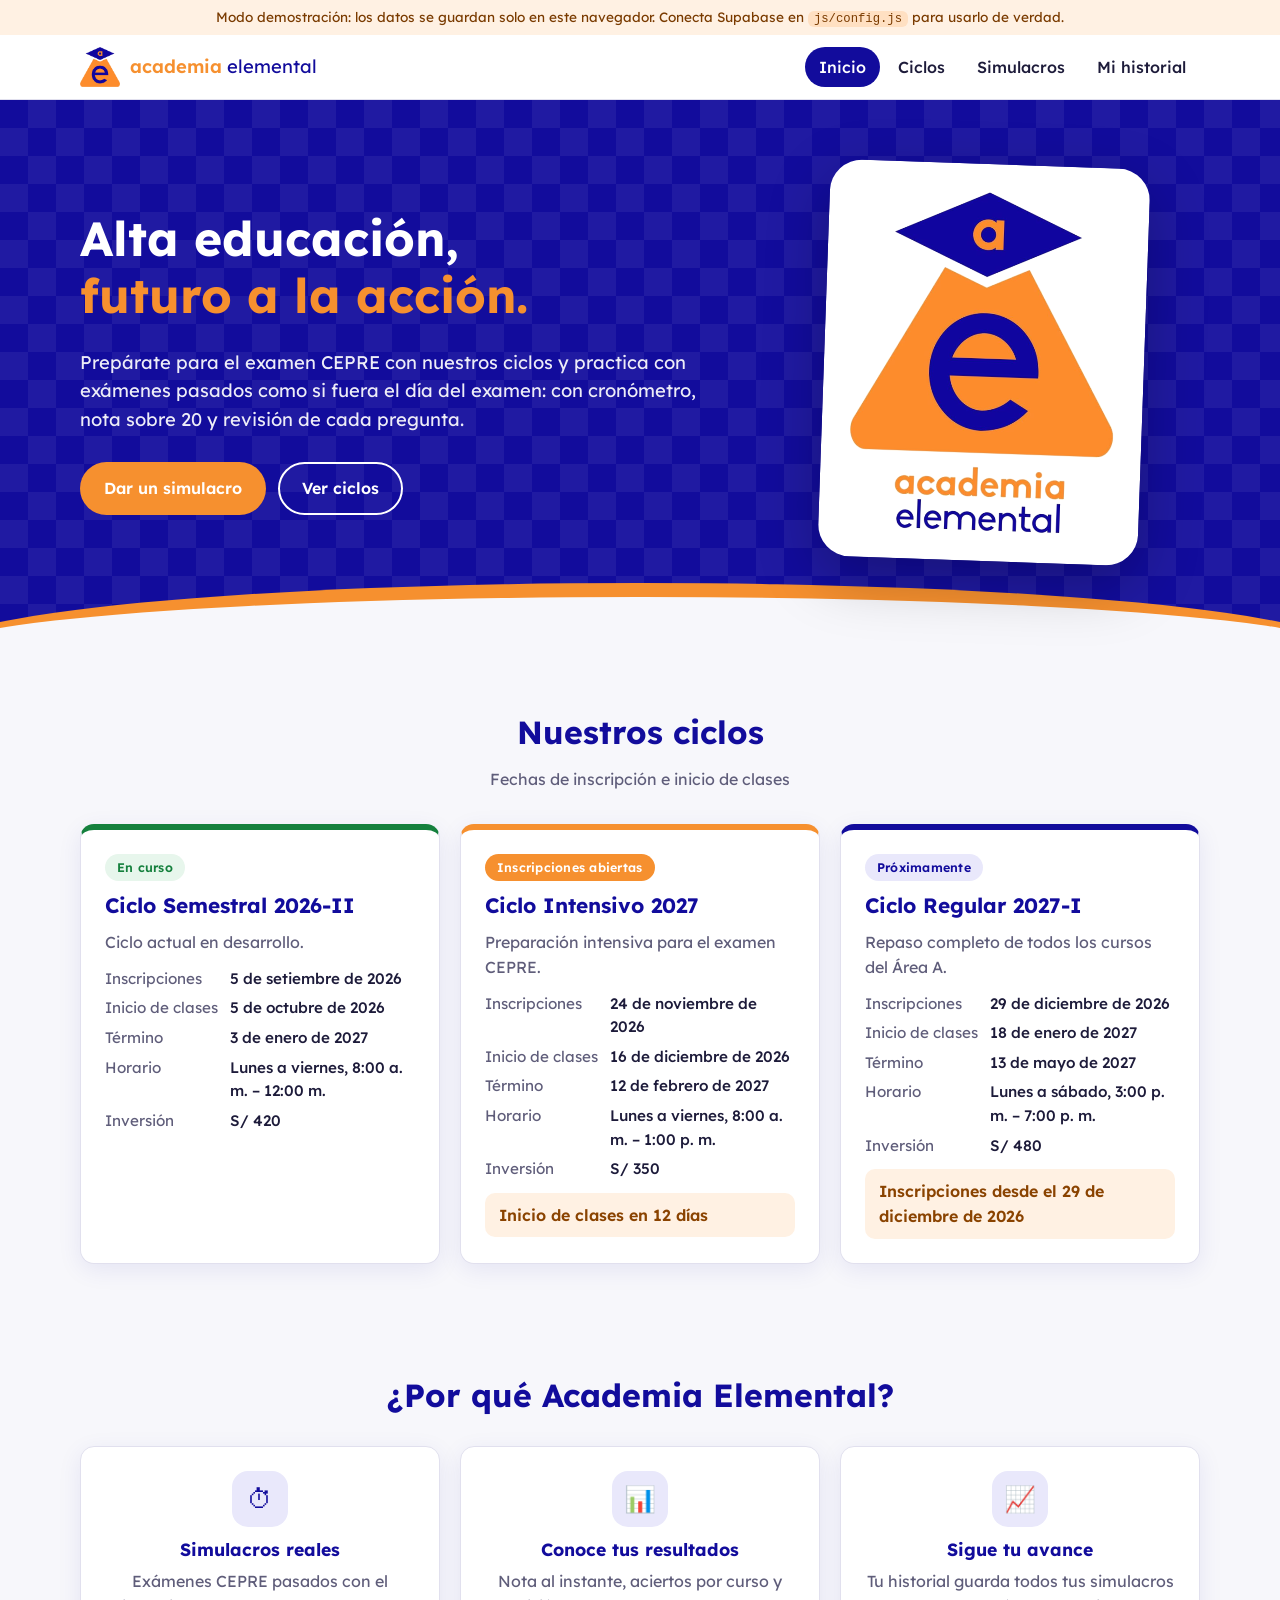
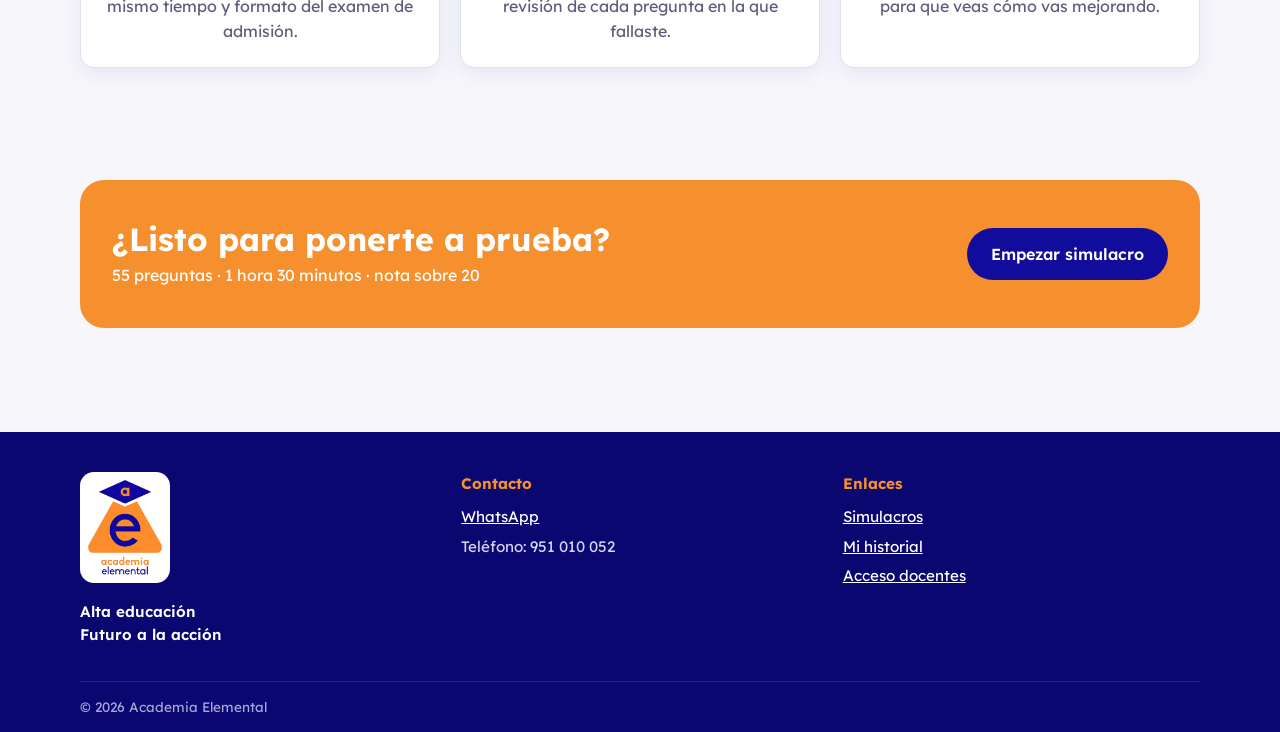
<file: index.html>
<!DOCTYPE html>
<html lang="es">
<head>
  <meta charset="UTF-8">
  <meta name="viewport" content="width=device-width, initial-scale=1.0">
  <title>Academia Elemental · Preparación CEPRE</title>
  <meta name="description" content="Academia Elemental: ciclos de preparación preuniversitaria y simulacros de examen CEPRE con nota y cronómetro.">
  <link rel="icon" href="img/favicon.png">
  <link rel="preconnect" href="https://fonts.googleapis.com">
  <link rel="preconnect" href="https://fonts.gstatic.com" crossorigin>
  <link href="https://fonts.googleapis.com/css2?family=Lexend:wght@400;500;600;700&display=swap" rel="stylesheet">
  <link rel="stylesheet" href="css/estilos.css">
</head>
<body>
  <main>
    <!-- PORTADA -->
    <section class="portada">
      <div class="contenedor portada-in">
        <div>
          <h1>Alta educación,<br><span>futuro a la acción.</span></h1>
          <p>Prepárate para el examen CEPRE con nuestros ciclos y practica con exámenes
             pasados como si fuera el día del examen: con cronómetro, nota sobre 20 y revisión de cada pregunta.</p>
          <div class="acciones">
            <a class="btn" href="simulacros.html">Dar un simulacro</a>
            <a class="btn btn-borde" href="#ciclos">Ver ciclos</a>
          </div>
        </div>
        <img class="portada-logo" src="img/logo.png" alt="Logo de Academia Elemental" width="520" height="671">
      </div>
    </section>

    <!-- CICLOS (se llenan desde la base de datos con js/inicio.js) -->
    <section class="seccion" id="ciclos">
      <div class="contenedor">
        <div class="seccion-titulo">
          <h2>Nuestros ciclos</h2>
          <p>Fechas de inscripción e inicio de clases</p>
        </div>
        <div class="rejilla" id="lista-ciclos">
          <p class="cargando">Cargando ciclos…</p>
        </div>
      </div>
    </section>

    <!-- POR QUÉ ELEGIRNOS -->
    <section class="seccion">
      <div class="contenedor">
        <div class="seccion-titulo"><h2>¿Por qué Academia Elemental?</h2></div>
        <div class="rejilla">
          <div class="tarjeta beneficio">
            <div class="icono">⏱</div>
            <h3>Simulacros reales</h3>
            <p>Exámenes CEPRE pasados con el mismo tiempo y formato del examen de admisión.</p>
          </div>
          <div class="tarjeta beneficio">
            <div class="icono">📊</div>
            <h3>Conoce tus resultados</h3>
            <p>Nota al instante, aciertos por curso y revisión de cada pregunta en la que fallaste.</p>
          </div>
          <div class="tarjeta beneficio">
            <div class="icono">📈</div>
            <h3>Sigue tu avance</h3>
            <p>Tu historial guarda todos tus simulacros para que veas cómo vas mejorando.</p>
          </div>
        </div>
      </div>
    </section>

    <section class="seccion">
      <div class="contenedor">
        <div class="banda">
          <div>
            <h2>¿Listo para ponerte a prueba?</h2>
            <p>55 preguntas · 1 hora 30 minutos · nota sobre 20</p>
          </div>
          <a class="btn btn-azul" href="simulacros.html">Empezar simulacro</a>
        </div>
      </div>
    </section>
  </main>

  <script type="module" src="js/inicio.js"></script>
</body>
</html>
</file>
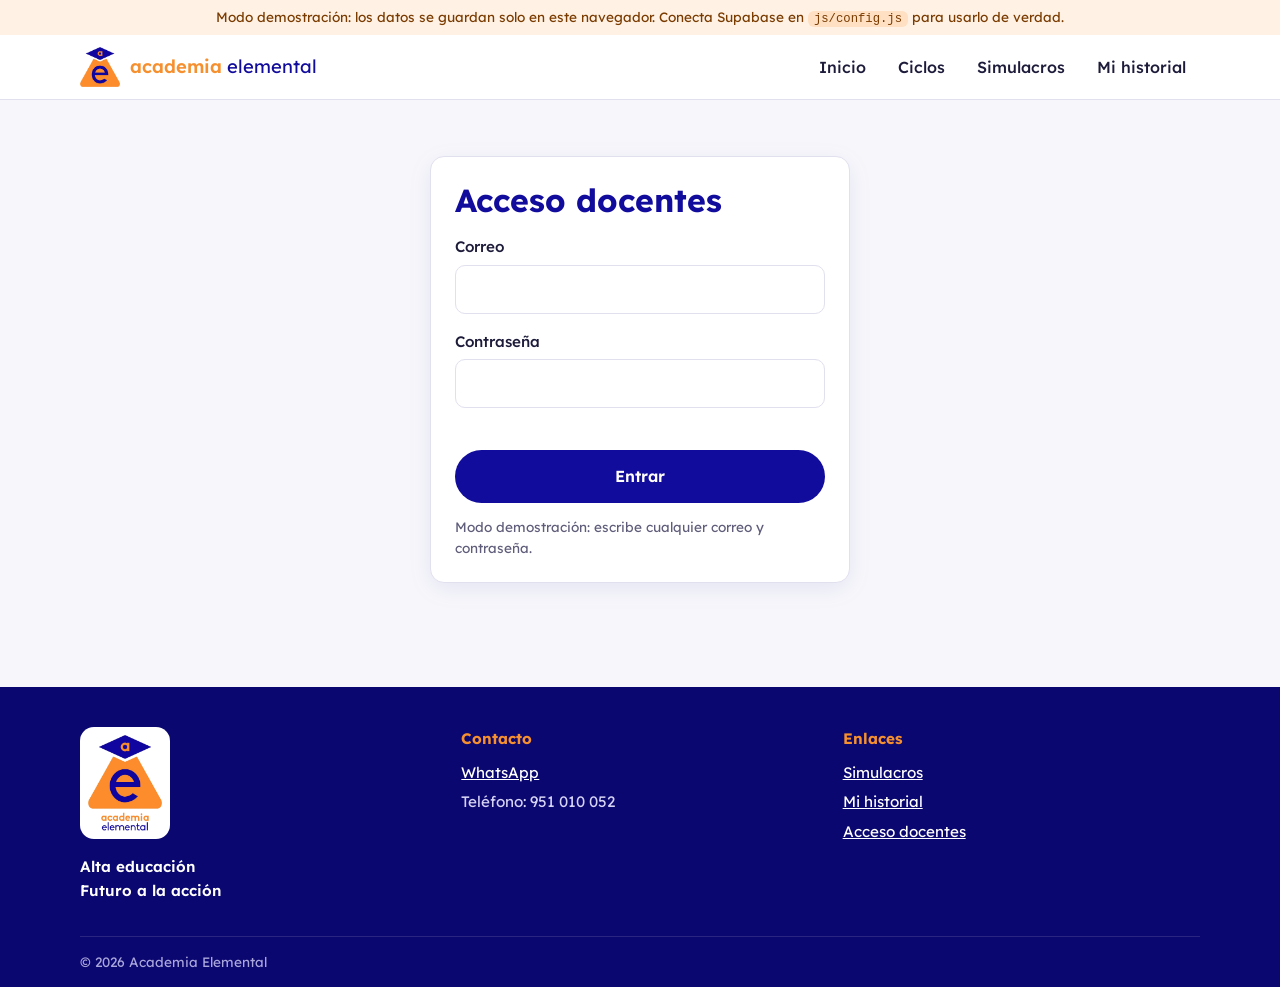
<file: admin.html>
<!DOCTYPE html>
<html lang="es">
<head>
  <meta charset="UTF-8">
  <meta name="viewport" content="width=device-width, initial-scale=1.0">
  <title>Panel docente · Academia Elemental</title>
  <meta name="robots" content="noindex">
  <link rel="icon" href="img/favicon.png">
  <link rel="preconnect" href="https://fonts.googleapis.com">
  <link rel="preconnect" href="https://fonts.gstatic.com" crossorigin>
  <link href="https://fonts.googleapis.com/css2?family=Lexend:wght@400;500;600;700&display=swap" rel="stylesheet">
  <link rel="stylesheet" href="css/estilos.css">
</head>
<body>
  <main class="seccion">
    <div class="contenedor">

      <!-- Inicio de sesión -->
      <form class="tarjeta oculto" id="form-login" style="max-width:420px;margin:0 auto">
        <h2>Acceso docentes</h2>
        <div class="campo"><label for="email">Correo</label><input id="email" type="email" required autocomplete="username"></div>
        <div class="campo"><label for="clave">Contraseña</label><input id="clave" type="password" required autocomplete="current-password"></div>
        <p class="error" id="error-login"></p>
        <button class="btn btn-azul" style="width:100%">Entrar</button>
        <p class="tenue demo-solo" style="font-size:.85rem;margin-bottom:0">Modo demostración: escribe cualquier correo y contraseña.</p>
      </form>

      <!-- Panel -->
      <div id="panel" class="oculto">
        <div style="display:flex;justify-content:space-between;align-items:center;gap:12px;flex-wrap:wrap">
          <h2 style="margin:0">Panel docente</h2>
          <div><span class="tenue" id="usuario"></span> <button class="btn btn-chico btn-borde" id="salir">Salir</button></div>
        </div>
        <div class="pestanas" role="tablist" style="margin-top:16px">
          <button role="tab" data-tab="ciclos" aria-selected="true">Ciclos</button>
          <button role="tab" data-tab="alumnos" aria-selected="false">Alumnos</button>
          <button role="tab" data-tab="asistencia" aria-selected="false">Asistencia</button>
          <button role="tab" data-tab="resultados" aria-selected="false">Resultados</button>
          <button role="tab" data-tab="claves" aria-selected="false">Claves</button>
        </div>
        <section id="tab-contenido"></section>
      </div>

    </div>
  </main>
  <script type="module" src="js/admin.js"></script>
</body>
</html>
</file>
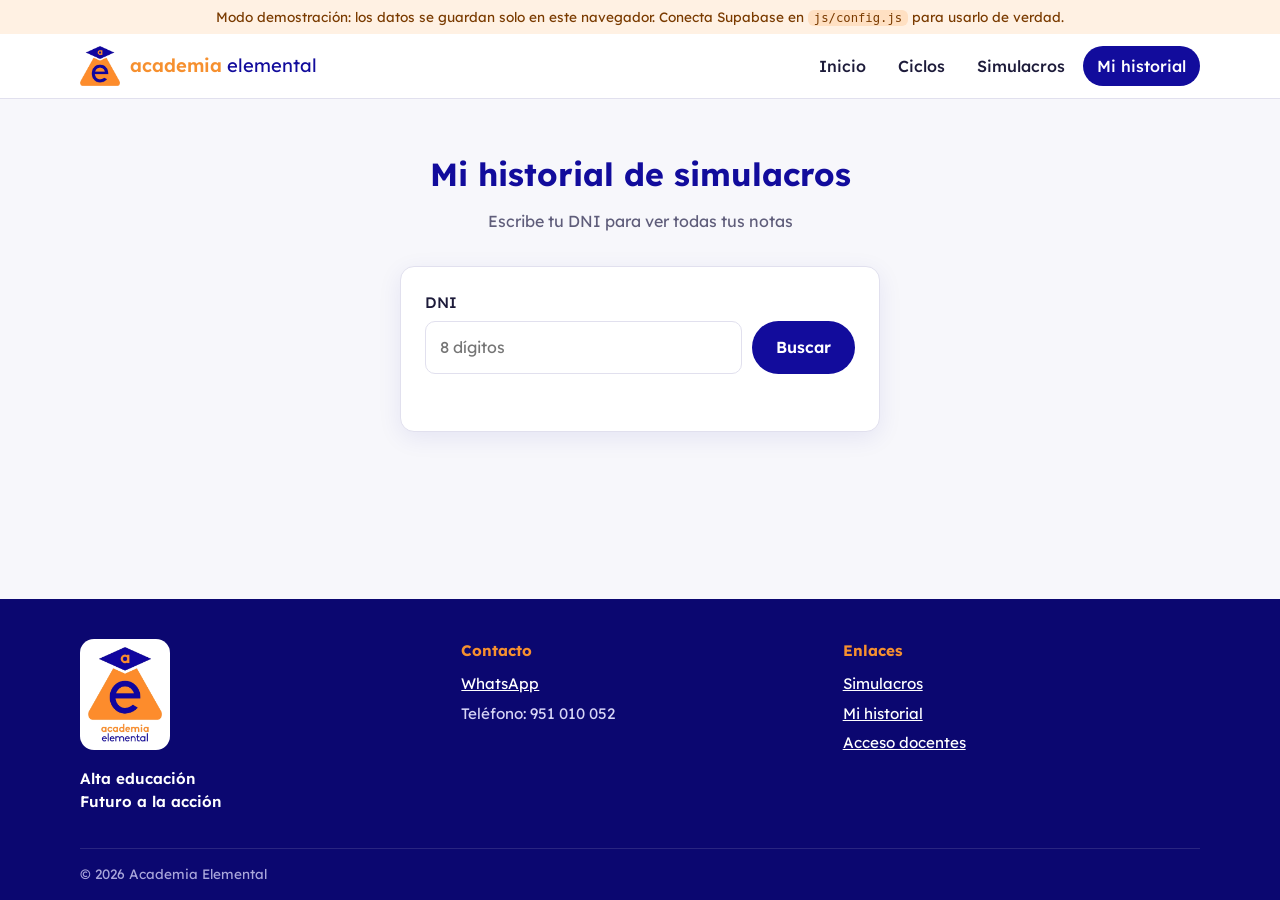
<file: historial.html>
<!DOCTYPE html>
<html lang="es">
<head>
  <meta charset="UTF-8">
  <meta name="viewport" content="width=device-width, initial-scale=1.0">
  <title>Mi historial · Academia Elemental</title>
  <link rel="icon" href="img/favicon.png">
  <link rel="preconnect" href="https://fonts.googleapis.com">
  <link rel="preconnect" href="https://fonts.gstatic.com" crossorigin>
  <link href="https://fonts.googleapis.com/css2?family=Lexend:wght@400;500;600;700&display=swap" rel="stylesheet">
  <link rel="stylesheet" href="css/estilos.css">
</head>
<body>
  <main class="seccion">
    <div class="contenedor">
      <div class="seccion-titulo">
        <h2>Mi historial de simulacros</h2>
        <p>Escribe tu DNI para ver todas tus notas</p>
      </div>
      <form class="tarjeta" id="form-dni" style="max-width:480px;margin:0 auto 28px">
        <div class="campo">
          <label for="dni">DNI</label>
          <div style="display:flex;gap:10px">
            <input id="dni" inputmode="numeric" maxlength="8" required placeholder="8 dígitos">
            <button class="btn btn-azul">Buscar</button>
          </div>
        </div>
        <p class="error" id="error" style="margin:0"></p>
      </form>
      <div id="resultado"></div>
    </div>
  </main>
  <script type="module" src="js/historial.js"></script>
</body>
</html>
</file>
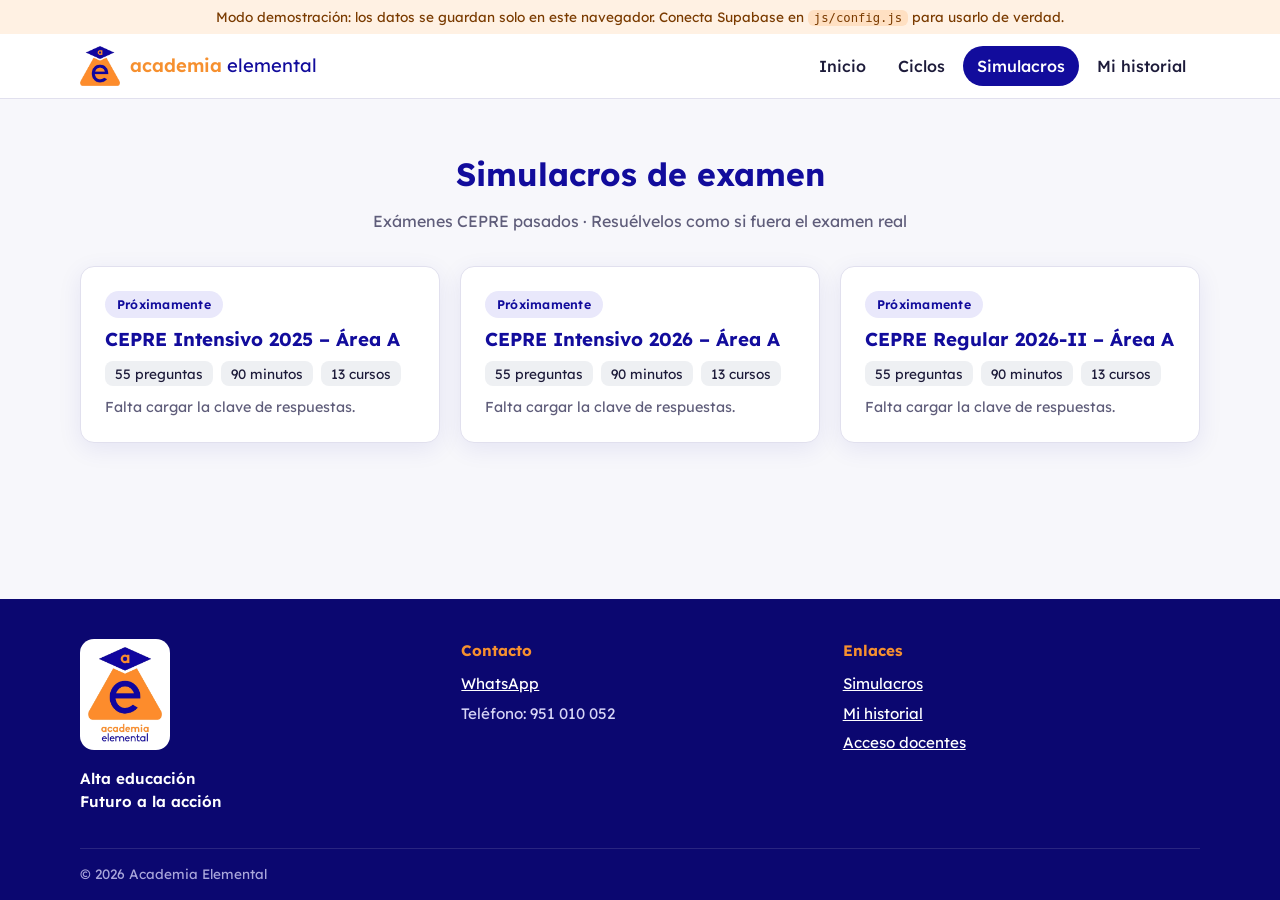
<file: simulacros.html>
<!DOCTYPE html>
<html lang="es">
<head>
  <meta charset="UTF-8">
  <meta name="viewport" content="width=device-width, initial-scale=1.0">
  <title>Simulacros · Academia Elemental</title>
  <link rel="icon" href="img/favicon.png">
  <link rel="preconnect" href="https://fonts.googleapis.com">
  <link rel="preconnect" href="https://fonts.gstatic.com" crossorigin>
  <link href="https://fonts.googleapis.com/css2?family=Lexend:wght@400;500;600;700&display=swap" rel="stylesheet">
  <link rel="stylesheet" href="css/estilos.css">
</head>
<body>
  <main class="seccion">
    <div class="contenedor">
      <div class="seccion-titulo">
        <h2>Simulacros de examen</h2>
        <p>Exámenes CEPRE pasados · Resuélvelos como si fuera el examen real</p>
      </div>
      <div class="rejilla" id="lista-examenes"><p class="cargando">Cargando…</p></div>
    </div>
  </main>

  <!-- Ventana para identificarse antes de empezar -->
  <div class="modal oculto" id="modal" role="dialog" aria-modal="true" aria-labelledby="modal-titulo">
    <form class="tarjeta" id="form-inicio">
      <h3 id="modal-titulo" style="color:var(--azul)">Antes de empezar</h3>
      <p class="tenue" id="modal-examen" style="margin-top:0"></p>
      <div class="campo">
        <label for="dni">DNI</label>
        <input id="dni" inputmode="numeric" maxlength="8" autocomplete="off" required placeholder="8 dígitos">
      </div>
      <div class="campo">
        <label for="nombre">Nombres y apellidos</label>
        <input id="nombre" required autocomplete="name" placeholder="Ej. María Quispe Rojas">
      </div>
      <ul class="reglas">
        <li>Tienes <b id="modal-tiempo">90</b> minutos. Al llegar a cero, el examen se entrega solo.</li>
        <li>Cada respuesta correcta vale 1 punto; las incorrectas no restan.</li>
        <li>Si recargas la página, tu avance no se pierde.</li>
      </ul>
      <p class="error" id="error-inicio"></p>
      <div style="display:flex; gap:10px; justify-content:flex-end; flex-wrap:wrap">
        <button type="button" class="btn btn-borde" id="cancelar">Cancelar</button>
        <button class="btn">Comenzar examen</button>
      </div>
    </form>
  </div>

  <script type="module" src="js/simulacros.js"></script>
</body>
</html>
</file>
<file: css/estilos.css>
/* =====================================================================
   Academia Elemental · Estilos
   Los colores de la marca están en :root. Si cambias uno aquí,
   cambia en toda la página.
   ===================================================================== */
:root {
  --azul: #120c9c;
  --azul-oscuro: #0b0770;
  --azul-claro: #e9e8fb;
  --naranja: #f6902f;
  --naranja-oscuro: #d9741a;
  --naranja-claro: #fff1e3;

  --texto: #1d1b3a;
  --tenue: #5f5d7a;
  --borde: #e1e0ee;
  --fondo: #f7f7fb;
  --blanco: #ffffff;

  --verde: #15803d;  --verde-claro: #e7f6ec;
  --rojo: #c0262d;   --rojo-claro: #fdeceb;
  --gris-claro: #eef0f3;

  --radio: 14px;
  --sombra: 0 6px 24px rgba(18, 12, 156, .08);
  --fuente: 'Lexend', system-ui, sans-serif;
}

* { box-sizing: border-box; }
html { scroll-behavior: smooth; }
body {
  margin: 0;
  font-family: var(--fuente);
  font-size: 16px;
  line-height: 1.55;
  color: var(--texto);
  background: var(--fondo);
  min-height: 100vh;
  display: flex;
  flex-direction: column;
}
main { flex: 1; }
img { max-width: 100%; height: auto; }
a { color: var(--azul); }
h1, h2, h3 { line-height: 1.2; margin: 0 0 .5em; }
h1 { font-size: clamp(1.9rem, 5vw, 3rem); }
h2 { font-size: clamp(1.5rem, 3.5vw, 2rem); color: var(--azul); }
.contenedor { width: min(1120px, 100% - 32px); margin-inline: auto; }
.tenue { color: var(--tenue); }
.oculto { display: none !important; }
code { background: var(--gris-claro); padding: 1px 6px; border-radius: 6px; font-size: .9em; }

/* ---------- Aviso de modo demo ---------- */
.aviso-demo {
  background: var(--naranja-claro);
  color: #7a3b00;
  font-size: .85rem;
  text-align: center;
  padding: 6px 16px;
}
.aviso-demo code { background: #ffe0c2; }

/* ---------- Cabecera ---------- */
.cabecera {
  background: var(--blanco);
  border-bottom: 1px solid var(--borde);
  position: sticky; top: 0; z-index: 20;
}
.cabecera-in { display: flex; align-items: center; gap: 16px; min-height: 64px; }
.marca { display: flex; align-items: center; gap: 10px; text-decoration: none; color: var(--azul); font-size: 1.15rem; }
.marca b { color: var(--naranja); font-weight: 600; }
.nav { margin-left: auto; display: flex; gap: 4px; }
.nav a {
  text-decoration: none; color: var(--texto); padding: 8px 14px; border-radius: 999px; font-weight: 500;
}
.nav a:hover { background: var(--azul-claro); }
.nav a[aria-current="page"] { background: var(--azul); color: var(--blanco); }
.menu-btn { display: none; margin-left: auto; background: none; border: 0; font-size: 1.6rem; color: var(--azul); cursor: pointer; }

@media (max-width: 720px) {
  .menu-btn { display: block; }
  .nav {
    display: none; position: absolute; top: 100%; left: 0; right: 0;
    flex-direction: column; background: var(--blanco); padding: 8px 16px 16px; border-bottom: 1px solid var(--borde);
  }
  .nav.abierto { display: flex; }
}

/* ---------- Botones ---------- */
.btn {
  display: inline-flex; align-items: center; justify-content: center; gap: 8px;
  font: inherit; font-weight: 600; text-decoration: none; cursor: pointer;
  padding: 12px 22px; border-radius: 999px; border: 2px solid transparent;
  background: var(--naranja); color: var(--blanco); transition: background .15s, transform .1s;
}
.btn:hover { background: var(--naranja-oscuro); }
.btn:active { transform: scale(.98); }
.btn:disabled { opacity: .5; cursor: not-allowed; }
.btn-azul { background: var(--azul); }
.btn-azul:hover { background: var(--azul-oscuro); }
.btn-borde { background: transparent; border-color: currentColor; color: var(--azul); }
.btn-borde:hover { background: var(--azul-claro); }
.btn-chico { padding: 6px 14px; font-size: .9rem; }
.btn-peligro { background: var(--rojo); }
.btn-peligro:hover { background: #9b1c22; }

/* ---------- Portada ---------- */
.portada {
  position: relative; overflow: hidden;
  background-color: var(--azul);
  /* patrón de rombos como en el diseño del logo */
  background-image:
    linear-gradient(45deg, rgba(255,255,255,.06) 25%, transparent 25%, transparent 75%, rgba(255,255,255,.06) 75%),
    linear-gradient(45deg, rgba(255,255,255,.06) 25%, transparent 25%, transparent 75%, rgba(255,255,255,.06) 75%);
  background-size: 56px 56px;
  background-position: 0 0, 28px 28px;
  color: var(--blanco);
  padding: 64px 0 96px;
}
.portada::after { /* onda naranja inferior */
  content: ''; position: absolute; left: -5%; right: -5%; bottom: -60px; height: 120px;
  background: var(--fondo); border-top: 14px solid var(--naranja); border-radius: 50% 50% 0 0;
}
.portada-in { display: grid; grid-template-columns: 1.2fr .8fr; gap: 40px; align-items: center; position: relative; z-index: 1; }
.portada h1 span { color: var(--naranja); }
.portada p { font-size: 1.15rem; opacity: .92; max-width: 34em; }
.portada .acciones { display: flex; flex-wrap: wrap; gap: 12px; margin-top: 28px; }
.portada .btn-borde { color: var(--blanco); }
.portada .btn-borde:hover { background: rgba(255,255,255,.12); }
.portada-logo {
  background: var(--blanco); border-radius: 32px; padding: 28px; box-shadow: 0 20px 60px rgba(0,0,0,.25);
  max-width: 320px; justify-self: center; transform: rotate(2deg);
}
@media (max-width: 800px) {
  .portada-in { grid-template-columns: 1fr; }
  .portada-logo { max-width: 200px; order: -1; padding: 18px; }
}

/* ---------- Secciones ---------- */
.seccion { padding: 56px 0; }
.seccion-titulo { text-align: center; margin-bottom: 32px; }
.seccion-titulo p { color: var(--tenue); margin: 0; }

.rejilla { display: grid; gap: 20px; grid-template-columns: repeat(auto-fill, minmax(290px, 1fr)); }

.tarjeta {
  background: var(--blanco); border: 1px solid var(--borde); border-radius: var(--radio);
  padding: 24px; box-shadow: var(--sombra);
}

/* ---------- Tarjeta de ciclo ---------- */
.ciclo { display: flex; flex-direction: column; gap: 12px; border-top: 6px solid var(--azul); }
.ciclo h3 { color: var(--azul); font-size: 1.3rem; margin: 0; }
.ciclo dl { margin: 0; display: grid; grid-template-columns: auto 1fr; gap: 6px 12px; font-size: .95rem; }
.ciclo dt { color: var(--tenue); }
.ciclo dd { margin: 0; font-weight: 500; }
.ciclo .cuenta { background: var(--naranja-claro); color: #8a4300; border-radius: 10px; padding: 10px 14px; font-weight: 600; }
.ciclo[data-estado="abierto"] { border-top-color: var(--naranja); }
.ciclo[data-estado="curso"] { border-top-color: var(--verde); }

.etiqueta {
  display: inline-block; align-self: flex-start; font-size: .78rem; font-weight: 600; letter-spacing: .02em;
  padding: 4px 12px; border-radius: 999px; background: var(--azul-claro); color: var(--azul);
}
.etiqueta.abierto { background: var(--naranja); color: var(--blanco); }
.etiqueta.curso { background: var(--verde-claro); color: var(--verde); }
.etiqueta.fin { background: var(--gris-claro); color: var(--tenue); }

/* ---------- Beneficios ---------- */
.beneficio { text-align: center; }
.beneficio .icono {
  width: 56px; height: 56px; margin: 0 auto 12px; border-radius: 16px; display: grid; place-items: center;
  background: var(--azul-claro); color: var(--azul); font-size: 1.6rem;
}
.beneficio h3 { color: var(--azul); font-size: 1.1rem; }
.beneficio p { color: var(--tenue); margin: 0; }

.banda {
  background: var(--naranja); color: var(--blanco); border-radius: 24px; padding: 40px 32px;
  display: flex; flex-wrap: wrap; gap: 20px; align-items: center; justify-content: space-between;
}
.banda h2 { color: var(--blanco); margin: 0 0 4px; }
.banda p { margin: 0; }

/* ---------- Formularios ---------- */
.campo { display: flex; flex-direction: column; gap: 6px; margin-bottom: 16px; }
.campo label { font-weight: 500; font-size: .95rem; }
input, select, textarea {
  font: inherit; padding: 11px 14px; border: 1.5px solid var(--borde); border-radius: 10px;
  background: var(--blanco); color: var(--texto); width: 100%;
}
input:focus, select:focus, textarea:focus { outline: none; border-color: var(--azul); box-shadow: 0 0 0 3px var(--azul-claro); }
.fila { display: grid; gap: 12px; grid-template-columns: repeat(auto-fit, minmax(180px, 1fr)); }
.error { color: var(--rojo); font-size: .92rem; min-height: 1.2em; margin: 0 0 8px; }
.ok { color: var(--verde); }

/* ---------- Lista de simulacros ---------- */
.examen-card { display: flex; flex-direction: column; gap: 10px; }
.examen-card h3 { color: var(--azul); margin: 0; }
.examen-card .datos { display: flex; flex-wrap: wrap; gap: 8px; }
.examen-card .datos span { background: var(--gris-claro); border-radius: 8px; padding: 2px 10px; font-size: .85rem; }
.examen-card .btn { margin-top: auto; align-self: flex-start; }

.modal {
  position: fixed; inset: 0; background: rgba(11, 7, 112, .55); display: grid; place-items: center; padding: 16px; z-index: 50;
}
.modal .tarjeta { width: min(460px, 100%); max-height: 90vh; overflow: auto; }
.reglas { background: var(--azul-claro); border-radius: 10px; padding: 12px 16px 12px 32px; font-size: .92rem; margin: 0 0 16px; }

/* ---------- Pantalla del examen ---------- */
.barra-examen {
  position: sticky; top: 0; z-index: 30; background: var(--azul); color: var(--blanco);
}
.barra-examen .contenedor { display: flex; align-items: center; gap: 16px; min-height: 60px; flex-wrap: wrap; padding: 8px 0; }
.barra-examen .titulo { font-weight: 600; flex: 1; min-width: 160px; }
.barra-examen .titulo small { display: block; font-weight: 400; opacity: .8; }
.cronometro {
  font-variant-numeric: tabular-nums; font-size: 1.5rem; font-weight: 700; background: rgba(255,255,255,.12);
  padding: 4px 16px; border-radius: 10px; min-width: 110px; text-align: center;
}
.cronometro.alerta { background: var(--naranja); }
.cronometro.critico { background: var(--rojo); animation: latido 1s infinite; }
@keyframes latido { 50% { opacity: .7; } }

.examen-layout { display: grid; grid-template-columns: 1fr 300px; gap: 24px; padding: 24px 0 48px; align-items: start; }
@media (max-width: 900px) { .examen-layout { grid-template-columns: 1fr; } }

.pregunta .curso { color: var(--naranja-oscuro); font-weight: 600; font-size: .9rem; text-transform: uppercase; letter-spacing: .04em; }
.pregunta .numero { font-size: 1.1rem; color: var(--azul); font-weight: 700; margin: 4px 0 12px; }
.enunciado { font-size: 1.05rem; overflow-x: auto; }
.enunciado table { border-collapse: collapse; margin: 8px 0; width: auto !important; }
.enunciado td, .enunciado th { border: 1px solid var(--borde); padding: 6px 10px; }
.enunciado img { display: block; margin: 8px 0; max-width: 100%; height: auto !important; background: #fff; }
.enunciado p { margin: 0 0 .8em; }

.opciones { display: flex; flex-direction: column; gap: 10px; margin-top: 16px; }
.opcion {
  display: flex; gap: 14px; align-items: center; text-align: left; width: 100%;
  font: inherit; color: inherit; background: var(--blanco); cursor: pointer;
  border: 2px solid var(--borde); border-radius: 12px; padding: 12px 16px; transition: border-color .12s, background .12s;
}
.opcion:hover { border-color: var(--azul); }
.opcion .letra {
  flex: none; width: 34px; height: 34px; border-radius: 50%; display: grid; place-items: center;
  background: var(--gris-claro); font-weight: 700; text-transform: uppercase;
}
.opcion.elegida { border-color: var(--azul); background: var(--azul-claro); }
.opcion.elegida .letra { background: var(--azul); color: var(--blanco); }
.opcion .contenido { overflow-x: auto; }

.navegacion { display: flex; justify-content: space-between; gap: 12px; margin-top: 24px; flex-wrap: wrap; }

.panel h3 { font-size: 1rem; color: var(--azul); }
.mapa { display: grid; grid-template-columns: repeat(auto-fill, minmax(38px, 1fr)); gap: 6px; }
.mapa button {
  font: inherit; font-size: .85rem; font-weight: 600; aspect-ratio: 1; border-radius: 8px; cursor: pointer;
  border: 1.5px solid var(--borde); background: var(--blanco); color: var(--texto);
}
.mapa button.respondida { background: var(--azul); color: var(--blanco); border-color: var(--azul); }
.mapa button.actual { outline: 3px solid var(--naranja); outline-offset: 1px; }
.leyenda { display: flex; gap: 14px; font-size: .8rem; color: var(--tenue); margin-top: 10px; flex-wrap: wrap; }
.leyenda i { display: inline-block; width: 12px; height: 12px; border-radius: 3px; vertical-align: -1px; margin-right: 4px; border: 1.5px solid var(--borde); }
.leyenda i.r { background: var(--azul); border-color: var(--azul); }
.progreso { height: 8px; background: var(--gris-claro); border-radius: 99px; overflow: hidden; margin: 8px 0 16px; }
.progreso > div { height: 100%; background: var(--naranja); transition: width .2s; }

/* ---------- Resultados ---------- */
.resultado-cabeza { display: grid; grid-template-columns: auto 1fr; gap: 28px; align-items: center; }
@media (max-width: 640px) { .resultado-cabeza { grid-template-columns: 1fr; text-align: center; } }
.nota-circulo {
  width: 170px; height: 170px; border-radius: 50%; margin: 0 auto; display: grid; place-items: center; text-align: center;
  background: conic-gradient(var(--color-nota, var(--azul)) calc(var(--p) * 1%), var(--gris-claro) 0);
}
.nota-circulo > div { width: 138px; height: 138px; border-radius: 50%; background: var(--blanco); display: grid; place-content: center; }
.nota-circulo b { font-size: 2.6rem; line-height: 1; color: var(--azul); }
.nota-circulo small { color: var(--tenue); }
.cifras { display: grid; grid-template-columns: repeat(auto-fit, minmax(110px, 1fr)); gap: 12px; margin-top: 12px; }
.cifra { border-radius: 12px; padding: 12px; background: var(--gris-claro); }
.cifra b { display: block; font-size: 1.6rem; }
.cifra.bien { background: var(--verde-claro); color: var(--verde); }
.cifra.mal { background: var(--rojo-claro); color: var(--rojo); }

.tabla-envoltura { overflow-x: auto; }
table.tabla { width: 100%; border-collapse: collapse; font-size: .95rem; }
.tabla th, .tabla td { padding: 10px 12px; text-align: left; border-bottom: 1px solid var(--borde); white-space: nowrap; }
.tabla th { color: var(--tenue); font-weight: 500; font-size: .85rem; }
.tabla td.num, .tabla th.num { text-align: right; font-variant-numeric: tabular-nums; }
.barrita { width: 100px; height: 8px; background: var(--gris-claro); border-radius: 99px; overflow: hidden; display: inline-block; vertical-align: middle; margin-left: 8px; }
.barrita > div { height: 100%; background: var(--azul); }

.filtros { display: flex; gap: 8px; flex-wrap: wrap; margin-bottom: 16px; }
.chip {
  font: inherit; font-size: .9rem; cursor: pointer; padding: 6px 14px; border-radius: 999px;
  border: 1.5px solid var(--borde); background: var(--blanco); color: var(--texto);
}
.chip[aria-pressed="true"] { background: var(--azul); color: var(--blanco); border-color: var(--azul); }

.revision { margin-bottom: 16px; border-left: 6px solid var(--borde); }
.revision.bien { border-left-color: var(--verde); }
.revision.mal { border-left-color: var(--rojo); }
.revision .estado { float: right; font-weight: 600; font-size: .85rem; }
.revision.bien .estado { color: var(--verde); }
.revision.mal .estado { color: var(--rojo); }
.revision .opcion { cursor: default; }
.revision .opcion:hover { border-color: var(--borde); }
.opcion.correcta { border-color: var(--verde); background: var(--verde-claro); }
.opcion.correcta .letra { background: var(--verde); color: var(--blanco); }
.opcion.incorrecta { border-color: var(--rojo); background: var(--rojo-claro); }
.opcion.incorrecta .letra { background: var(--rojo); color: var(--blanco); }

/* ---------- Panel de administración ---------- */
.pestanas { display: flex; gap: 6px; flex-wrap: wrap; margin-bottom: 20px; border-bottom: 2px solid var(--borde); }
.pestanas button {
  font: inherit; font-weight: 500; background: none; border: 0; padding: 10px 16px; cursor: pointer; color: var(--tenue);
  border-bottom: 3px solid transparent; margin-bottom: -2px;
}
.pestanas button[aria-selected="true"] { color: var(--azul); border-bottom-color: var(--naranja); }
.asis-botones { display: inline-flex; gap: 4px; }
.asis-botones button {
  font: inherit; font-size: .85rem; font-weight: 600; width: 38px; height: 34px; border-radius: 8px; cursor: pointer;
  border: 1.5px solid var(--borde); background: var(--blanco); color: var(--tenue);
}
.asis-botones button[aria-pressed="true"][data-e="presente"] { background: var(--verde); border-color: var(--verde); color: #fff; }
.asis-botones button[aria-pressed="true"][data-e="tarde"] { background: var(--naranja); border-color: var(--naranja); color: #fff; }
.asis-botones button[aria-pressed="true"][data-e="falta"] { background: var(--rojo); border-color: var(--rojo); color: #fff; }
.clave-grid { display: grid; grid-template-columns: repeat(auto-fill, minmax(52px, 1fr)); gap: 6px; margin: 12px 0; }
.clave-grid div { text-align: center; background: var(--gris-claro); border-radius: 8px; padding: 4px; font-size: .8rem; }
.clave-grid b { display: block; font-size: 1.05rem; color: var(--azul); text-transform: uppercase; }
.barra-acciones { display: flex; gap: 12px; flex-wrap: wrap; align-items: end; margin-bottom: 16px; }
.barra-acciones .campo { margin: 0; }

/* ---------- Pie ---------- */
.pie { background: var(--azul-oscuro); color: #d6d4f5; margin-top: 48px; padding: 40px 0 16px; font-size: .95rem; }
.pie-in { display: grid; gap: 24px; grid-template-columns: repeat(auto-fit, minmax(200px, 1fr)); }
.pie h4 { color: var(--naranja); margin: 0 0 10px; }
.pie p { margin: 0 0 6px; }
.pie a { color: var(--blanco); }
.pie .tenue { color: #a9a6db; }
.pie-logo { width: 90px; background: var(--blanco); border-radius: 14px; padding: 8px; }
.lema { font-weight: 600; color: var(--blanco); margin-top: 10px !important; }
.pie .derechos { margin: 28px auto 0; border-top: 1px solid rgba(255,255,255,.12); padding-top: 14px; font-size: .85rem; color: #a9a6db; }

.cargando { text-align: center; color: var(--tenue); padding: 32px; }
.vacio { text-align: center; color: var(--tenue); padding: 24px; background: var(--blanco); border: 1.5px dashed var(--borde); border-radius: var(--radio); }
</file>
